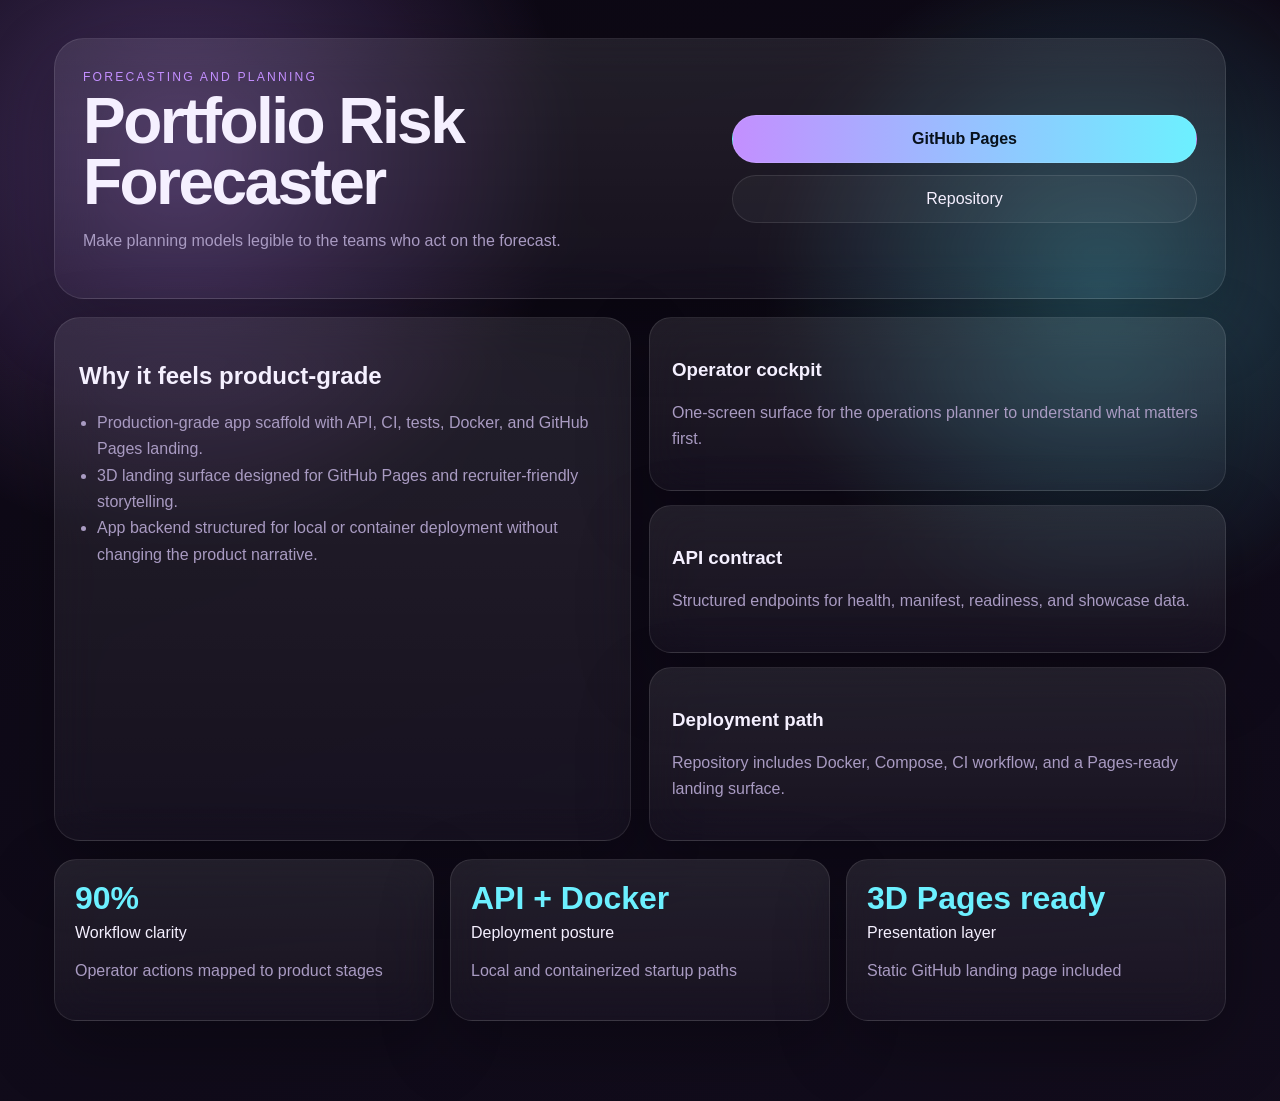
<file: docs/index.html>
<!DOCTYPE html>
<html lang="en">
<head>
  <meta charset="UTF-8" />
  <meta name="viewport" content="width=device-width, initial-scale=1.0" />
  <title>Portfolio Risk Forecaster Landing</title>
  <link rel="stylesheet" href="landing.css" />
</head>
<body>
  <div class="scene" id="scene">
    <div class="backdrop"></div>
    <main class="deck">
      <section class="hero-card glass">
        <div>
          <span class="eyebrow">Forecasting and planning</span>
          <h1>Portfolio Risk Forecaster</h1>
          <p>Make planning models legible to the teams who act on the forecast.</p>
        </div>
        <nav class="cta-stack">
          <a class="cta primary" href="https://r-behera.github.io/portfolio-risk-forecaster/">GitHub Pages</a>
          <a class="cta" href="https://github.com/R-behera/portfolio-risk-forecaster">Repository</a>
        </nav>
      </section>
      <section class="orbit-grid">
        <div class="glass panel large">
          <h2>Why it feels product-grade</h2>
          <ul><li>Production-grade app scaffold with API, CI, tests, Docker, and GitHub Pages landing.</li><li>3D landing surface designed for GitHub Pages and recruiter-friendly storytelling.</li><li>App backend structured for local or container deployment without changing the product narrative.</li></ul>
        </div>
        <div id="cards" class="card-stack"></div>
      </section>
      <section class="metrics-row" id="metrics"></section>
    </main>
  </div>
  <script>window.PROJECT_MANIFEST = {"slug": "portfolio-risk-forecaster", "title": "Portfolio Risk Forecaster", "summary": "![Demo Screenshot](demo/screenshot.png)", "domain": "Forecasting and planning", "audience": "operations planner", "promise": "Make planning models legible to the teams who act on the forecast.", "hero": ["Production-grade app scaffold with API, CI, tests, Docker, and GitHub Pages landing.", "3D landing surface designed for GitHub Pages and recruiter-friendly storytelling.", "App backend structured for local or container deployment without changing the product narrative."], "kpis": [{"label": "Workflow clarity", "value": "90%", "note": "Operator actions mapped to product stages"}, {"label": "Deployment posture", "value": "API + Docker", "note": "Local and containerized startup paths"}, {"label": "Presentation layer", "value": "3D Pages ready", "note": "Static GitHub landing page included"}], "stages": ["ingest", "validate", "analyze", "decide", "monitor"], "cards": [{"title": "Operator cockpit", "body": "One-screen surface for the operations planner to understand what matters first."}, {"title": "API contract", "body": "Structured endpoints for health, manifest, readiness, and showcase data."}, {"title": "Deployment path", "body": "Repository includes Docker, Compose, CI workflow, and a Pages-ready landing surface."}], "scene": "depth-columns", "theme": {"bg": "#0c0812", "surface": "#171022", "ink": "#f5f0ff", "muted": "#a99bc2", "accent": "#c38fff", "accent2": "#6cf0ff"}, "pages_url": "https://r-behera.github.io/portfolio-risk-forecaster/", "api_examples": {"health": {"status": "ok", "project": "portfolio-risk-forecaster"}, "readiness": {"api": "ready", "landing_page": "docs/index.html", "container": "Dockerfile present"}, "signals": [{"name": "Decision coverage", "status": "strong", "detail": "App and landing narrative aligned"}, {"name": "Operator context", "status": "strong", "detail": "Primary user anchored as operations planner"}, {"name": "Delivery path", "status": "ready", "detail": "Pages + containerized app scaffold generated"}]}};</script>
  <script src="landing.js"></script>
</body>
</html>
</file>
<file: docs/landing.css>
:root{--bg:#0c0812;--surface:#171022;--ink:#f5f0ff;--muted:#a99bc2;--accent:#c38fff;--accent2:#6cf0ff;--rx:0deg;--ry:0deg;}*{box-sizing:border-box}html,body{margin:0;min-height:100%;font-family:Inter,Segoe UI,sans-serif;background:var(--bg);color:var(--ink)}.scene{min-height:100vh;overflow:hidden;position:relative;transform-style:preserve-3d;perspective:1600px}.backdrop{position:absolute;inset:-10%;background:radial-gradient(circle at 20% 20%,color-mix(in srgb,var(--accent) 30%, transparent),transparent 24%),radial-gradient(circle at 80% 30%,color-mix(in srgb,var(--accent2) 28%, transparent),transparent 22%),linear-gradient(160deg,var(--bg),color-mix(in srgb,var(--surface) 78%, black));filter:saturate(1.15)}.deck{position:relative;z-index:2;max-width:1220px;margin:0 auto;padding:38px 24px 80px;transform:rotateX(var(--rx)) rotateY(var(--ry));transition:transform .12s ease-out}.glass{background:linear-gradient(180deg,rgba(255,255,255,.09),rgba(255,255,255,.03));border:1px solid rgba(255,255,255,.1);backdrop-filter:blur(22px);box-shadow:0 24px 70px rgba(0,0,0,.28)}.hero-card{display:grid;grid-template-columns:1.15fr .85fr;gap:20px;padding:28px;border-radius:30px;margin-bottom:18px}.eyebrow{letter-spacing:.18em;text-transform:uppercase;font-size:.76rem;color:var(--accent)}h1{font-size:clamp(2.4rem,5vw,4.8rem);line-height:.94;margin:.4rem 0 1rem;letter-spacing:-.04em}p,li{color:var(--muted);line-height:1.65}.cta-stack{display:flex;flex-direction:column;justify-content:center;gap:12px}.cta{display:inline-flex;justify-content:center;padding:14px 18px;border-radius:999px;text-decoration:none;color:var(--ink);border:1px solid rgba(255,255,255,.1);background:rgba(255,255,255,.04)}.primary{background:linear-gradient(90deg,var(--accent),var(--accent2));color:#07111b;font-weight:700}.orbit-grid{display:grid;grid-template-columns:1fr 1fr;gap:18px;margin-bottom:18px}.panel.large{padding:24px;border-radius:26px}.card-stack{display:grid;gap:14px}.flip{padding:22px;border-radius:22px;transform:translateZ(var(--z))}.metrics-row{display:grid;grid-template-columns:repeat(3,minmax(0,1fr));gap:16px}.metric{padding:20px;border-radius:22px}.metric strong{display:block;font-size:2rem;color:var(--accent2);margin-bottom:.4rem}ul{padding-left:18px;margin:14px 0 0}@media(max-width:980px){.hero-card,.orbit-grid,.metrics-row{grid-template-columns:1fr}.deck{padding:22px 16px 60px}}
</file>
